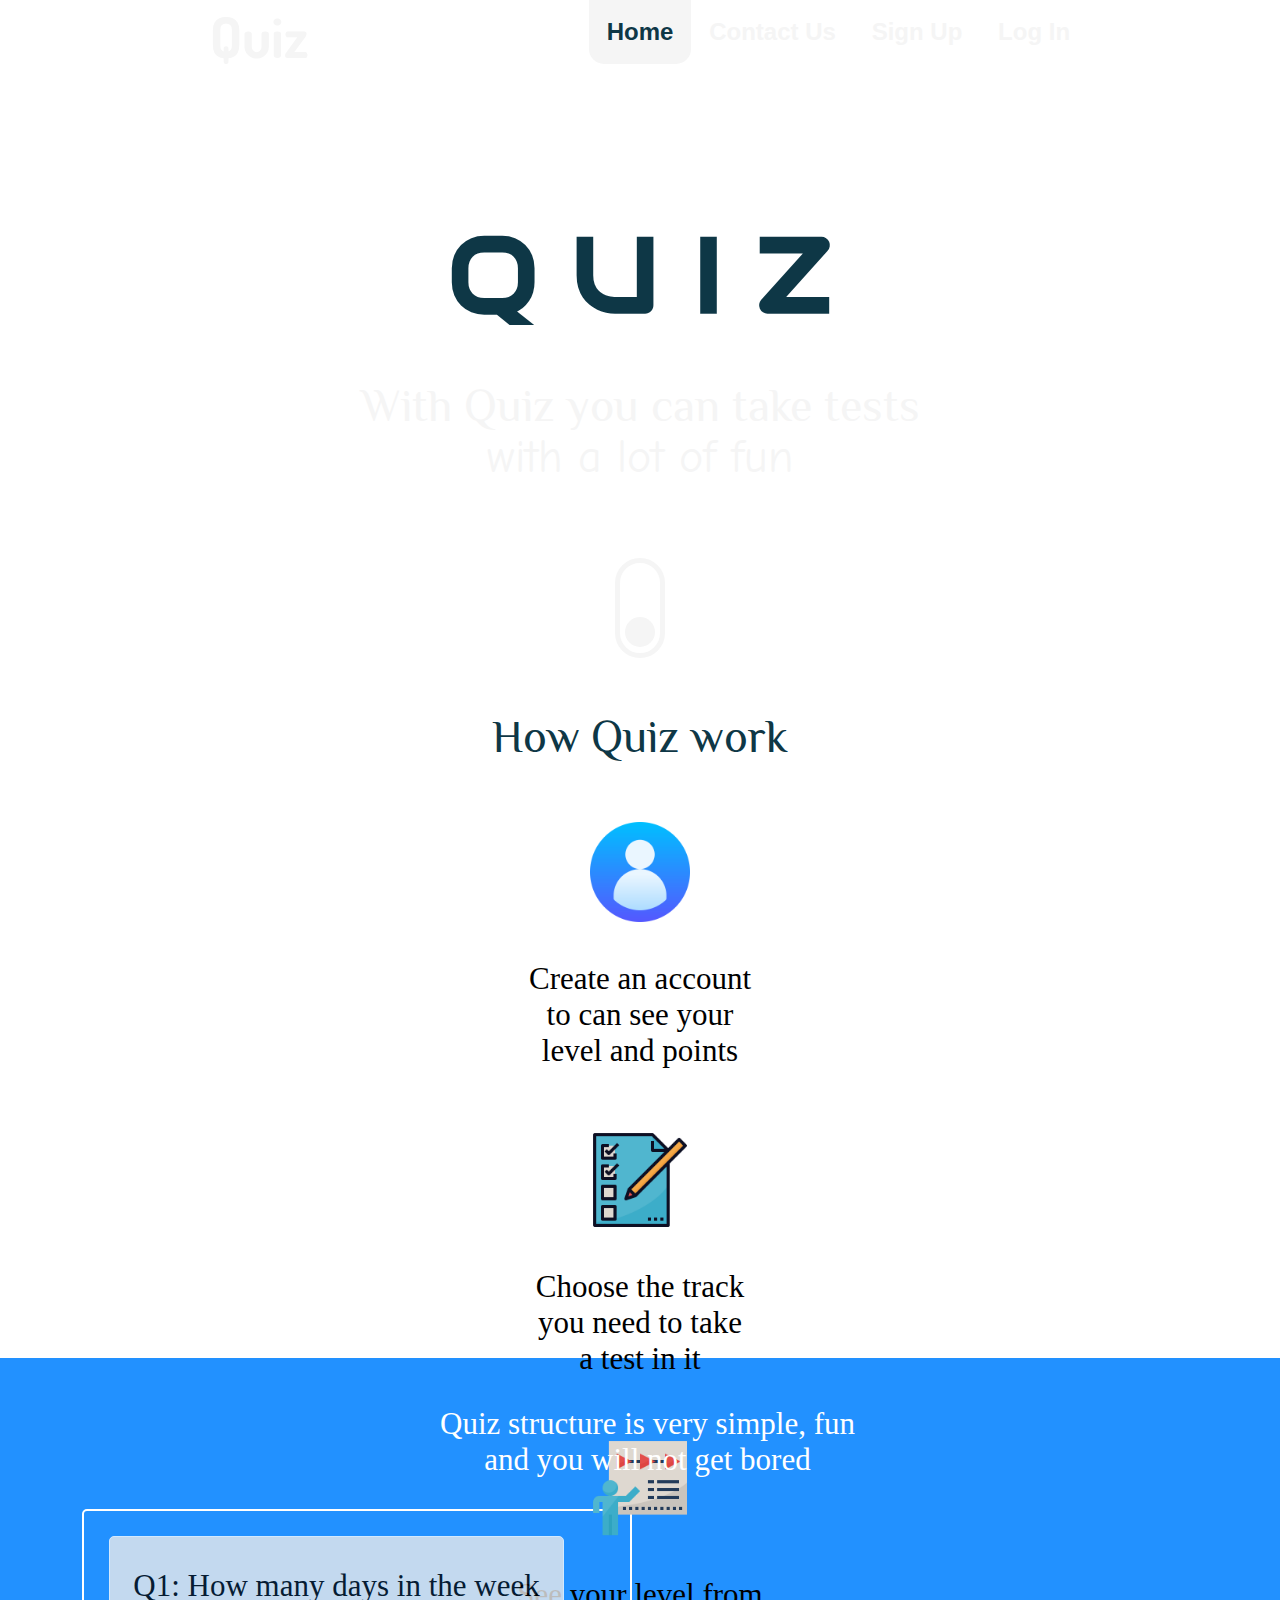
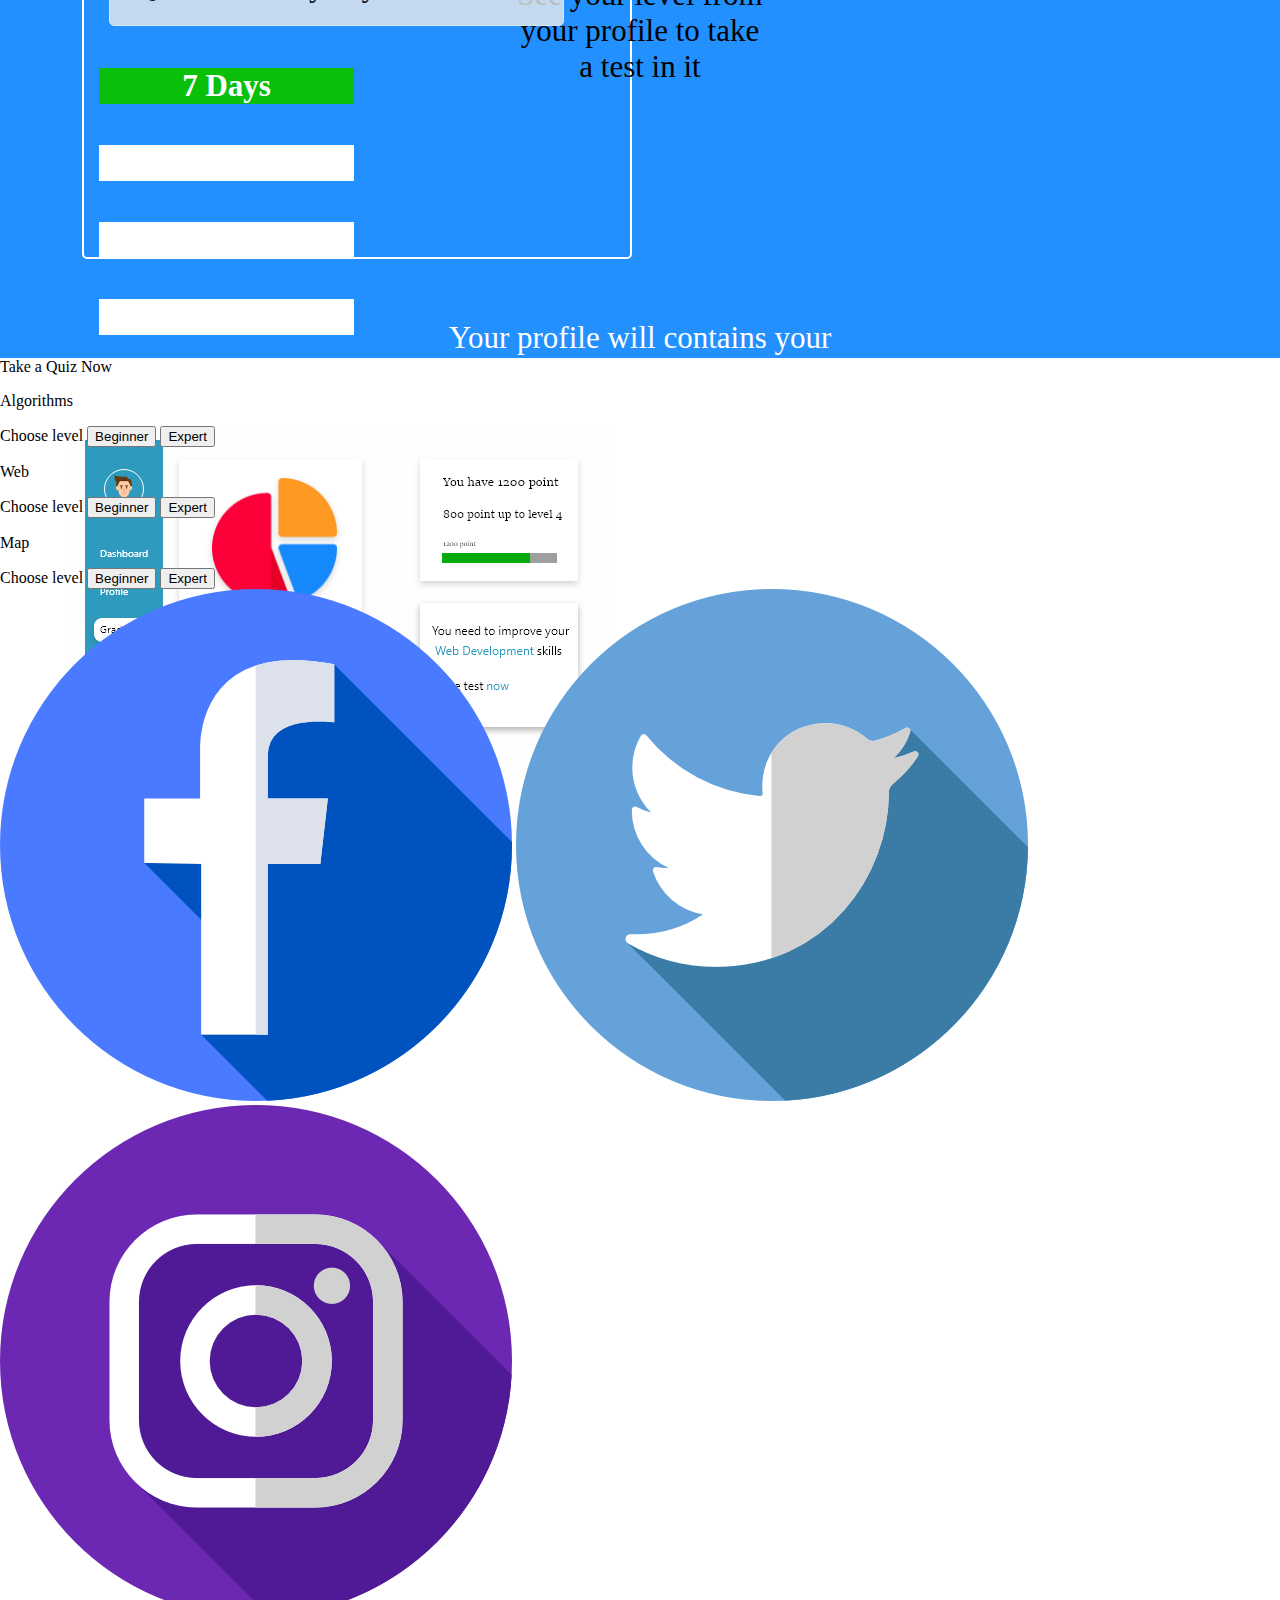
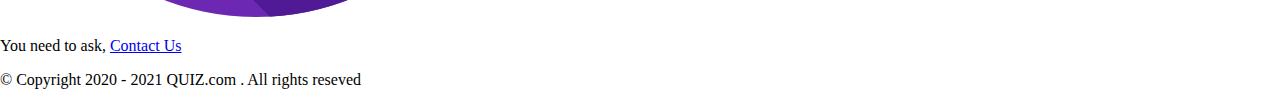
<file: index.html>
<!DOCTYPE html>
<html>

<head>
    <title>Quiz</title>
    <link rel="stylesheet" href="css/style.css">
    <link rel="stylesheet" href="css/index-style.css">
    <link rel="preconnect" href="https://fonts.gstatic.com">
    <link
        href="https://fonts.googleapis.com/css2?family=Audiowide&family=Comic+Neue&family=Dosis&family=Libre+Baskerville&family=Philosopher:ital,wght@0,700;1,400&display=swap"
        rel="stylesheet">
    <!-- ICON -->
    <link rel="icon" href="icons/puzzle-piece.png">

</head>

<body class="background">
    <header>
        <nav>
            <ul class="navbar">
                <li class="listelements left logo">Quiz</li>
                <a href="html/sign-in.html">
                    <li class="listelements right">Log In</li>
                </a>
                <a href="html/sign-up.html">
                    <li class="listelements right">Sign Up</li>
                </a>
                <a href="html/contact-us.html">
                    <li class="listelements right">Contact Us</li>
                </a>
                <a href="index.html">
                    <li class="listelements right active">Home</li>
                </a>

            </ul>
        </nav>

    </header>


    <div class="content">
        <div class="titleSection">
            <h1 class="title">Q U I Z</h1>
            <h2 class="subtitle">With Quiz you can take tests
                <br><span style="font-family: 'Comic Neue', cursive;">with a lot of fun</span>
            </h2>
            <br><br>
            <button class="scrollButton"><span class="span1"></span></button>

        </div>
        <div class="howQuizWorksSection1">

            <p class="textStyle">How Quiz work</p>

            <div class="flex">

                <div class="grid-item">
                    <img src="icons/user.png" height="100px" width="100px">
                    <p>Create an account
                        <br> to can see your
                        <br> level and points
                    </p>
                </div>

                <div class="grid-item">
                    <img src="icons/checklists.png" height="100px" width="100px">
                    <p>Choose the track
                        <br> you need to take
                        <br> a test in it
                    </p>
                </div>

                <div class="grid-item">
                    <img src="icons/presentation.png" height="100px" width="100px">
                    <p>See your level from
                        <br>your profile to take
                        <br> a test in it
                    </p>
                </div>

            </div>
        </div>

        <div class="howQuizWorksSection2">
            <div class="flex">

                <div class="grid-item" style="margin-left: 15px; color: #ffffff">

                    <p>Quiz structure is very simple, fun
                        <br>and you will not get bored
                    </p>

                    <div class="grid-item quizStracture" style="margin-left: 50px;">
                        <div class="window">
                            <p style="color: black; text-align: center; background-color: rgb(236, 236, 236);">
                                Q1: How many days in the week</p>
                        </div>

                        <div class="answer">
                            <div style="background-color: rgb(9, 191, 9)"> <h4>7 Days</h4></div>
                            <div style="background-color: #ffffff"><h4>3 Days</h4></div>
                            <div style="background-color: #ffffff"><h4>1 Days</h4></div>
                            <div style="background-color: #ffffff"><h4>8 Days</h4></div>
                        </div>
                    </div>

                </div>

                <div class="grid-item" style="color: #ffffff;">

                    <p>Your profile will contains your
                        <br>degrees and determine your level
                    </p>

                    <div class="grid-item quizStracture" style="margin-left: 50px; background-color: #fefefe;">
                        <img src="icons/Group 3.png">
                    </div>
                </div>
            </div>
        </div>
        <div class="takeQuizNow">
            <div class="takeQuizNowTitle">Take a Quiz Now</div>

            <div class="boxes">
                <div class="box1">
                    <div class="shape">
                        <div>
                            <div class="circle"></div>
                            <div class="stick"></div>
                            <div class="circle"></div>
                        </div>
                        <div>
                            <div class="circle"></div>
                            <div class="stick"></div>
                            <div class="circle"></div>
                        </div>
                    </div>
                    <p>Algorithms</p>
                    <span>Choose level</span>
                    <button>Beginner</button>
                    <button>Expert</button>
                </div>

                <div class="box2">
                    <div class="shape">
                        <div>
                            <div class="circle"></div>
                            <div class="stick"></div>
                            <div class="circle"></div>
                        </div>
                        <div>
                            <div class="circle"></div>
                            <div class="stick"></div>
                            <div class="circle"></div>
                        </div>
                    </div>
                    <p>Web</p>
                    <span>Choose level</span>
                    <button>Beginner</button>
                    <button>Expert</button>
                </div>

                <div class="box3">
                    <div class="shape">
                        <div>
                            <div class="circle"></div>
                            <div class="stick"></div>
                            <div class="circle"></div>
                        </div>
                        <div>
                            <div class="circle"></div>
                            <div class="stick"></div>
                            <div class="circle"></div>
                        </div>
                    </div>
                    <p>Map</p>
                    <span>Choose level</span>
                    <button>Beginner</button>
                    <button>Expert</button>
                </div>
            </div>
        </div>
        <footer>
            <div class="icons">
                <a href="http://www.facebook.com"><img class="fc" src="icons/facebook.png" alt="facebook page"></a>
                <a href="http://www.twitter.com"><img class="tw" src="icons/twitter.png" alt="twitter page"></a>
                <a href="http://www.instagram.com"><img class="st" src="icons/instagram.png" alt="instagram page"></a>
            </div>
            <p>You need to ask, <a href="html/contact-us.html">Contact Us</a></p>
            &copy; Copyright 2020 - 2021 QUIZ.com . All rights reseved
        </footer>
    </div>
</body>

</html>
</file>
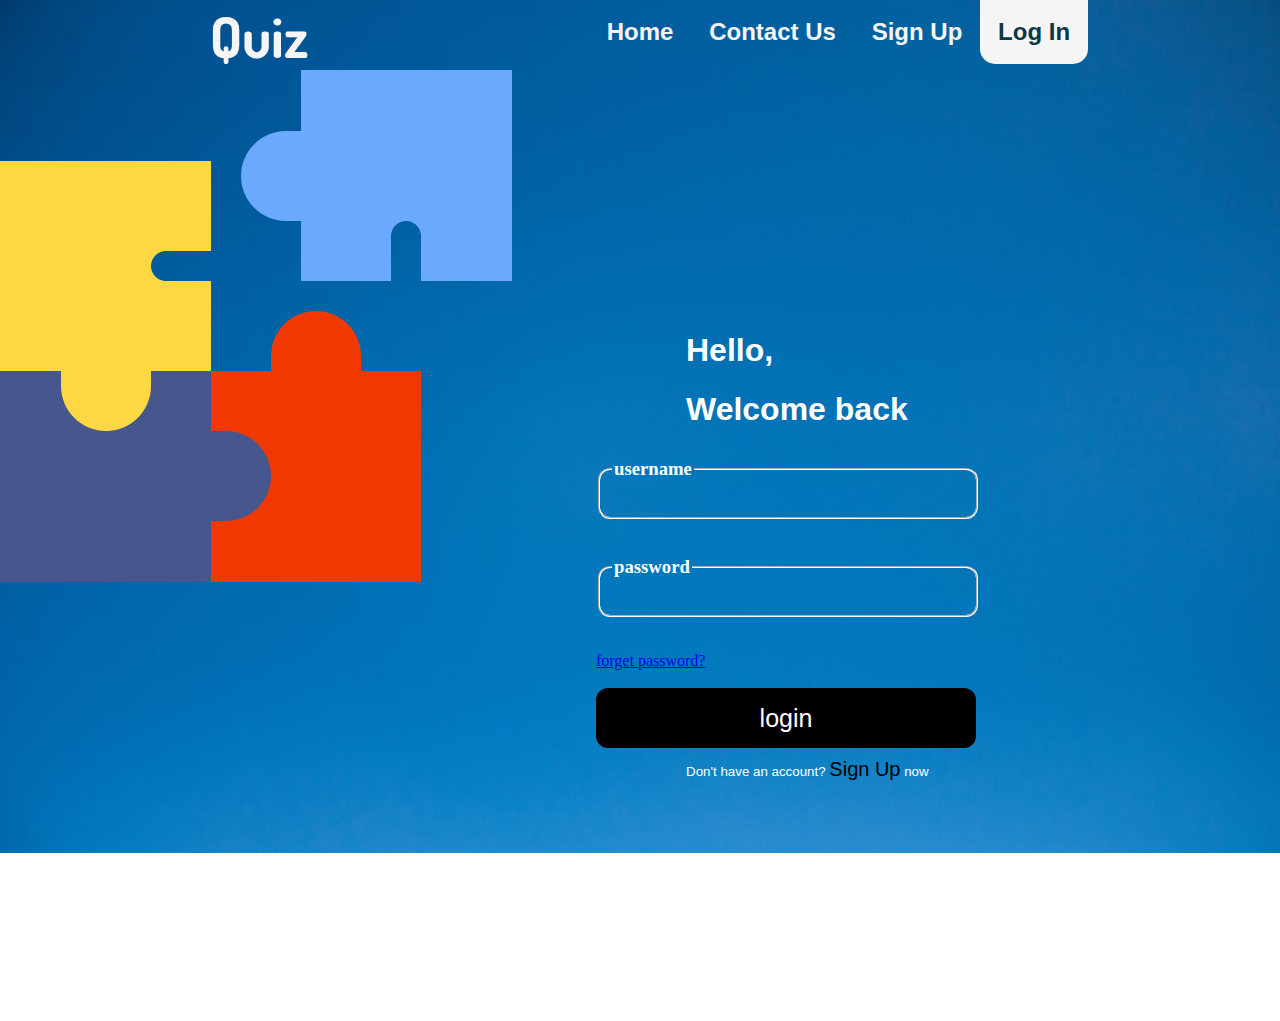
<file: sign-in.html>
<!DOCTYPE html>
<html>

<head>
    <title>Log In</title>
    <link rel="stylesheet" href="F:\web-project-main\fontawesome-free-5.15.2-web\css\all.css">
    <link rel="stylesheet" href="../css/style.css">
    <link rel="stylesheet" href="../css/login-style.css">
    <link rel="preconnect" href="https://fonts.gstatic.com">
    <link href="https://fonts.googleapis.com/css2?family=Audiowide&family=Comic+Neue&family=Dosis&family=Libre+Baskerville&family=Philosopher:ital,wght@0,700;1,400&display=swap"
          rel="stylesheet">
</head>

<body class="background" style="background-image: url('../img/blue background.jpg')">
    
    <header>
        <nav>
            <ul class="navbar">
                <li class="listelements left logo">Quiz</li>
                <a href="sign-in.html">
                    <li class="listelements right active">Log In</li>
                </a>
                <a href="sign-up.html">
                    <li class="listelements right">Sign Up</li>
                </a>
                <a href="contact-us.html">
                    <li class="listelements right">Contact Us</li>
                </a>
                <a href="../index.html">
                    <li class="listelements right">Home</li>
                </a>
            </ul>
        </nav>
    </header>
    <div class="content">

        <div>
            <img src="../img/puzzle-piece.png">
        </div>
        <div class="login">
            <div id="paragraph">
                <p>
                    <h1>Hello,</h1>
                    <h1>Welcome back</h1>
                </p>
            </div>

            <div id="form">
                <form id="form1" class="form">
                    <div class="form-control">
                        <!------------------------------User name -------------------->
                        <fieldset>
                            <legend>
                                <h3>username</h3>
                            </legend>
                            <input type="text" id="username1">
                            <i class="fas fa-check-circle"></i>
                            <i class="fas fa-exclamation-circle"></i>
                            <small>Error message</small>
                        </fieldset>
                    </div>
                    <br />
                    <div class="form-control">
                        <!----------------------------password------------------------->
                        <fieldset>
                            <legend>
                                <h3>password</h3>
                            </legend>
                            <input type="password" id="password1">
                            <i class="fas fa-check-circle"></i>
                            <i class="fas fa-exclamation-circle"></i>
                            <small>Error message</small>
                        </fieldset>
                    </div>
                    <a href="sign-in.html" id="password">forget password?</a>
                    <br /><br />
                    <button type="submit">login</button>
                    <br />
                    <div id="account">Don't have an account? <a href="sign-up.html" class="sign">Sign Up</a> now</div>
                </form>
            </div>

        </div>
        </div>
        <script src="signin-script.js"></script>

</body>

</html>
</file>
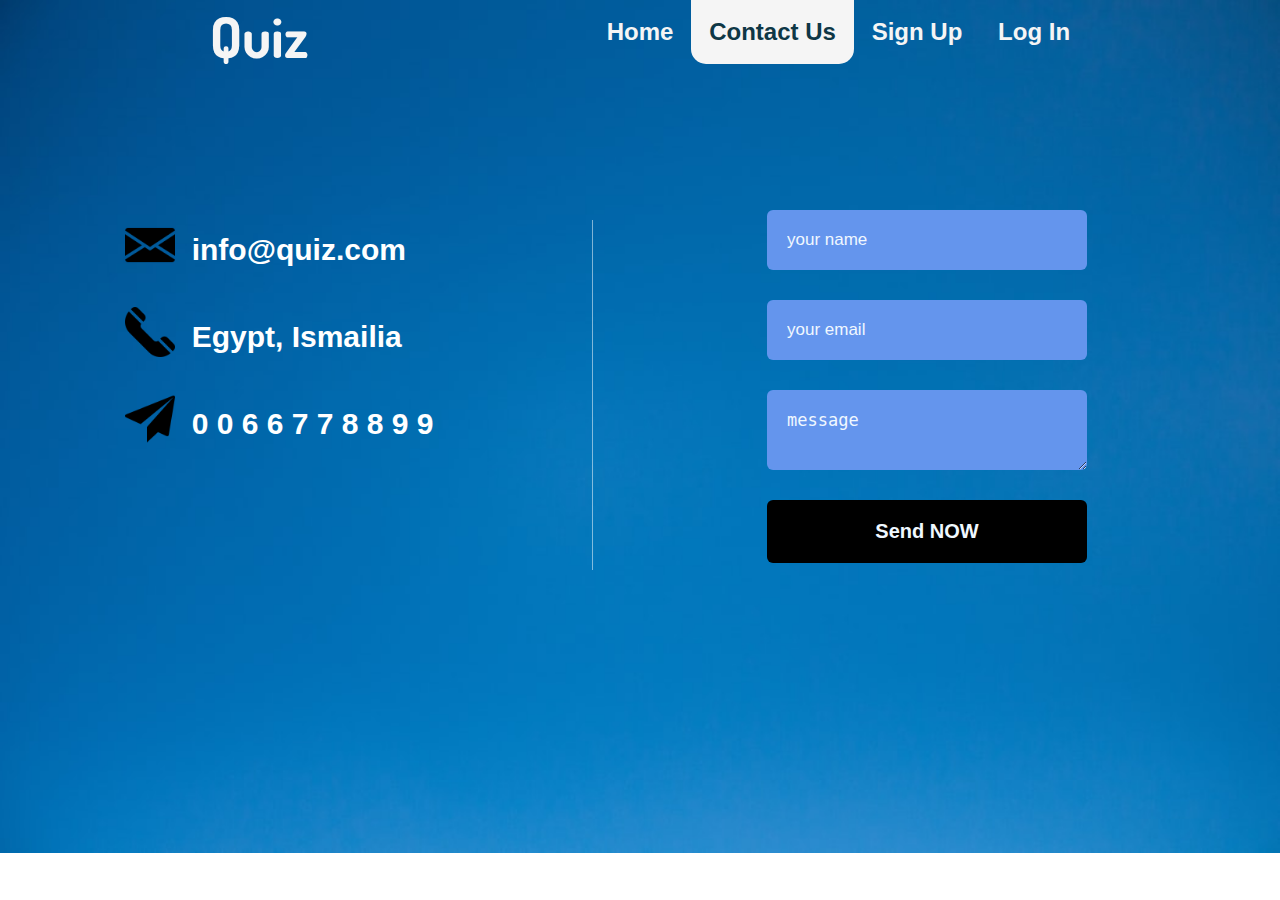
<file: html/contact-us.html>
<!DOCTYPE html>
<html>

<head>
    <title>Contact Us</title>
    <link rel="stylesheet" href="../css/style.css">
    <link rel="stylesheet" href="../css/contact-us.css">
    <link rel="preconnect" href="https://fonts.gstatic.com">
    <link
        href="https://fonts.googleapis.com/css2?family=Audiowide&family=Comic+Neue&family=Dosis&family=Libre+Baskerville&family=Philosopher:ital,wght@0,700;1,400&display=swap"
        rel="stylesheet">
</head>

<body class="background" style="background-image: url('../img/blue background.jpg')">
    <header>
        <nav>
            <ul class="navbar">
                <li class="listelements left logo">Quiz</li>
                <a href="sign-in.html">
                    <li class="listelements right">Log In</li>
                </a>
                <a href="sign-up.html">
                    <li class="listelements right">Sign Up</li>
                </a>
                <a href="contact-us.html">
                    <li class="listelements right active">Contact Us</li>
                </a>
                <a href="../index.html">
                    <li class="listelements right">Home</li>
                </a>
            </ul>
        </nav>
    </header>
    <div class="content">
        <!-- Hi Salma, solve your task here ♥️ -->
        <div class="contact">
            <div class="container">
                <div class="imagelist">
                    <ul class="contactUs_list">
                        <li>
                            <img class="imge" src="../icons/email2.png" alt="icon" width="40" height="40" />
                            <p class="text">info@quiz.com</p>
                        </li>
                        <li>
                            <img class="imge" src="../icons/telephone.png" alt="icon" width="40" height="40" />
                            <p class="text">Egypt, Ismailia</p>
                        </li>
                        <li>
                            <img class="imge" src="../icons/email.png" alt="icon" width="40" height="40" />
                            <p class="text">0 0 6 6 7 7 8 8 9 9</p>
                        </li>
                    </ul>
                </div>
                <div class="form1">
                    <form>
                        <input type="text" placeholder="your name">
                        <input type="email" placeholder="your email">
                        <textarea >message</textarea>
                        <button >Send NOW</button>
                    </form>
                </div>
            </div>
        </div>
    </div>
</body>

</html>
</file>
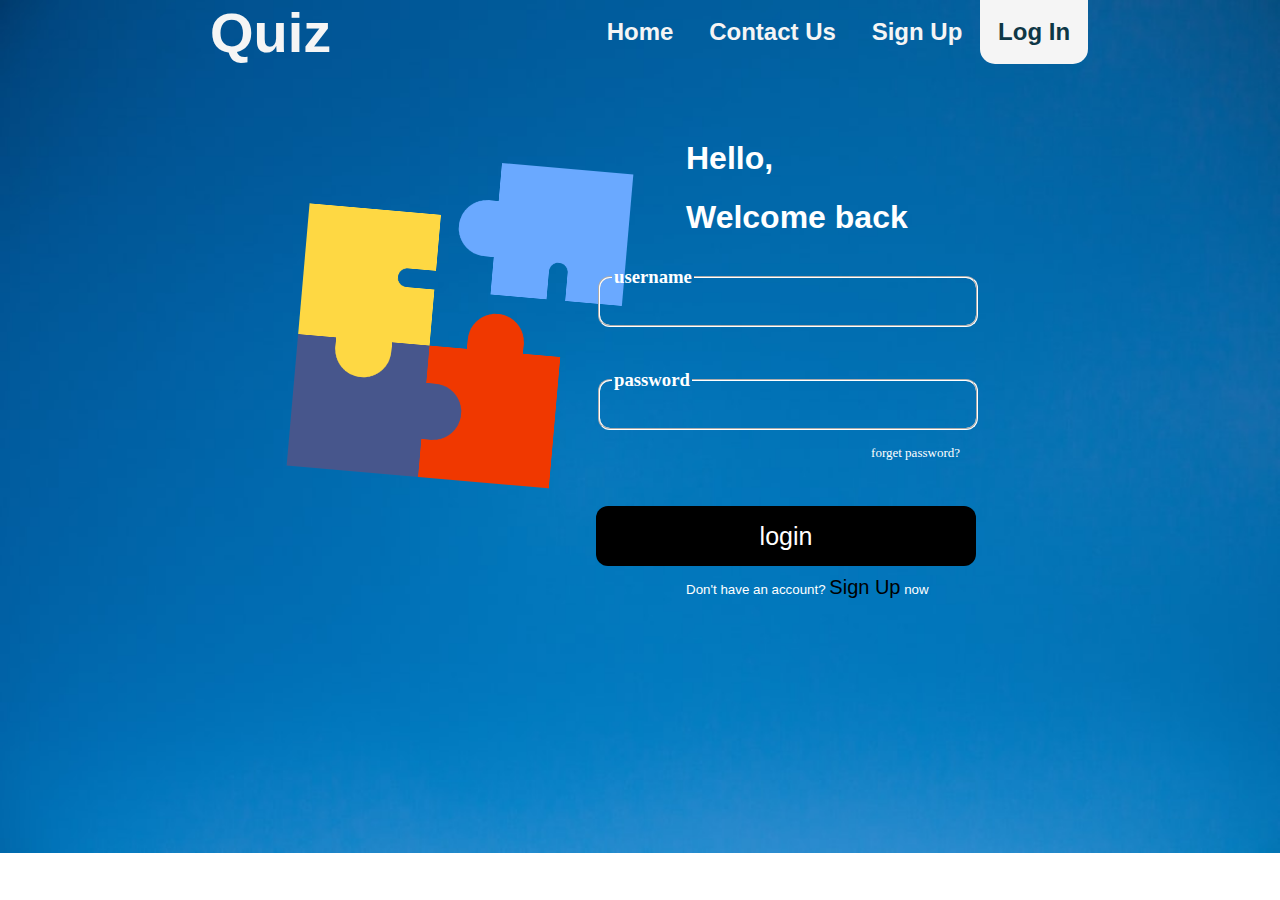
<file: html/sign-in.html>
<!DOCTYPE html>
<html>

<head>
    <title>Log In</title>
    <link rel="stylesheet" href="../css/style.css">
    <link rel="stylesheet" href="../css/login-style.css">
</head>

<body class="background" style="background-image: url('../img/blue background.jpg')">

    <header>
        <nav>
            <ul class="navbar">
                <li class="listelements left logo">Quiz</li>
                <a href="sign-in.html">
                    <li class="listelements right active">Log In</li>
                </a>
                <a href="sign-up.html">
                    <li class="listelements right">Sign Up</li>
                </a>
                <a href="contact-us.html">
                    <li class="listelements right">Contact Us</li>
                </a>
                <a href="../index.html">
                    <li class="listelements right">Home</li>
                </a>
            </ul>
        </nav>
    </header>
    <div class="content">

        <div>
            <img class="puzzle" src="../img/puzzle-piece.png">
        </div>
        <div class="login">
            <div id="paragraph">
                <p>
                <h1>Hello,</h1>
                <h1>Welcome back</h1>
                </p>
            </div>

            <div id="form">
                <form id="form1" class="form">
                    <div class="form-control">
                        <!------------------------------User name -------------------->
                        <fieldset id="fieldset1">
                            <legend>
                                <h3>username</h3>
                            </legend>
                            <input type="text" id="username">
                            <img src="../icons/correct.svg" alt="" class="correct-icon user-icon hide-icon icon"
                                id="img1">
                            <img src="../icons/wrong.svg" alt="" class="wrong-icon user-icon hide-icon icon" id="img2">
                        </fieldset>
                        <div id="username-error"></div>
                    </div>
                    <br />
                    <div class="form-control">
                        <!----------------------------password------------------------->
                        <fieldset id="fieldset2">
                            <legend>
                                <h3>password</h3>
                            </legend>
                            <input type="password" id="password">
                            <img src="../icons/correct.svg" alt="" class="correct-icon password-icon hide-icon icon"
                                id="img5">
                            <img src="../icons/wrong.svg" alt="" class="wrong-icon password-icon hide-icon icon"
                                id="img6">
                        </fieldset>
                        <div id="password-error"></div>
                    </div>
                    <a href="sign-in.html" id="forget-password">forget password?</a>
                    <br /><br />
                    <button type="submit">login</button>
                    <br />
                    <div id="account">Don't have an account? <a href="sign-up.html" class="sign">Sign Up</a> now</div>
                </form>
            </div>

        </div>
    </div>
    <script src="../javascript/script.js"></script>

</body>

</html>
</file>
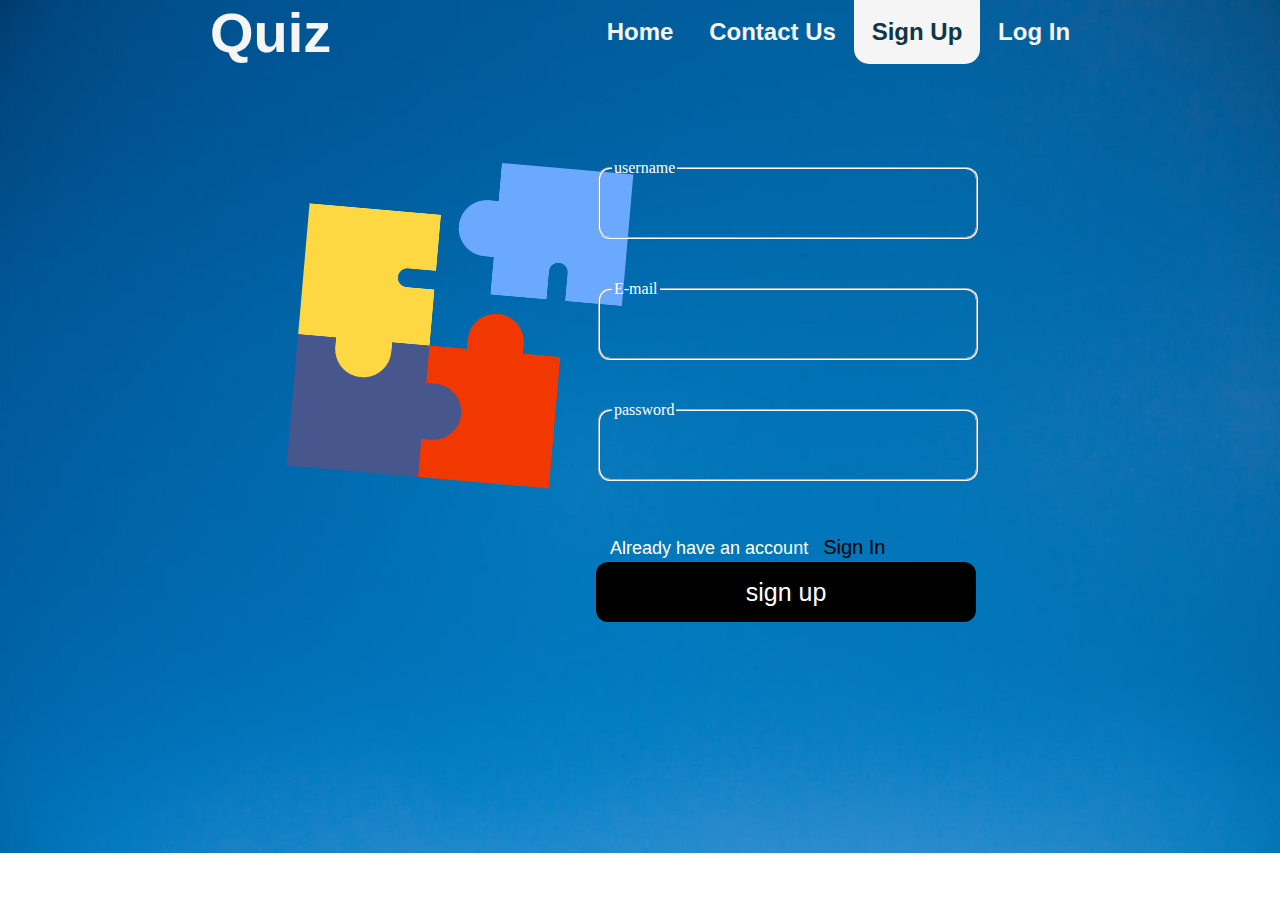
<file: html/sign-up.html>
<!DOCTYPE html>
<html>

<head>
    <title>Sign Up</title>
    <link rel="stylesheet" href="../css/style.css">
    <link rel="stylesheet" href="../css/signup-style.css">
</head>

<body class="background" style="background-image: url('../img/blue background.jpg')">

    <header>
        <nav>
            <ul class="navbar">
                <li class="listelements left logo">Quiz</li>
                <a href="sign-in.html">
                    <li class="listelements right">Log In</li>
                </a>
                <a href="sign-up.html">
                    <li class="listelements right active">Sign Up</li>
                </a>
                <a href="contact-us.html">
                    <li class="listelements right">Contact Us</li>
                </a>
                <a href="../index.html">
                    <li class="listelements right">Home</li>
                </a>
            </ul>
        </nav>
    </header>
    <div class="content">
        <!-- Hi Eman, solve your task here ♥️ -->
        <div>
            <img class="puzzle" src="../img/puzzle-piece.png">
        </div>
        <div id="signup">
            <form id="form" class="form">
                <div class="form-control">
                    <!------------------------------User name -------------------->
                    <fieldset id="fieldset1">
                        <legend> username</legend>
                        <input type="text" id="username">
                        <img src="../icons/correct.svg" alt="" class="correct-icon user-icon hide-icon icon" id="img1">
                        <img src="../icons/wrong.svg" alt="" class="wrong-icon user-icon hide-icon icon" id="img2">
                    </fieldset>
                    <div id="username-error"></div>
                    <br /><br />
                </div>
                <div class="form-control">
                    <!-----------------------------Email-------------------------->
                    <fieldset id="fieldset3">
                        <legend>E-mail</legend>
                        <input type="email" id="email">
                        <img src="../icons/correct.svg" alt="" class="correct-icon email-icon hide-icon icon" id="img3">
                        <img src="../icons/wrong.svg" alt="" class="wrong-icon email-icon hide-icon icon" id="img4">
                    </fieldset>
                    <div id="email-error"></div>
                    <br /><br />
                </div>
                <div class="form-control">
                    <!----------------------------password------------------------->
                    <fieldset id="fieldset2">
                        <legend> password</legend>
                        <input type="password" id="password">
                        <img src="../icons/correct.svg" alt="" class="correct-icon password-icon hide-icon icon" id="img5">
                        <img src="../icons/wrong.svg" alt="" class="wrong-icon password-icon hide-icon icon" id="img6">
                    </fieldset>
                    <div id="password-error"></div>
                </div>
                <!----------------------------button sign up------------------->
                <div id="textunderform">
                    &nbsp; &nbsp; Already have an account &nbsp;
                    <a href="sign-in.html" class="sign">Sign In</a>
                </div>
                <br><br>
                <button type="submit"> sign up</button>

            </form>
        </div>
    </div>
    <script src="../javascript/script.js"></script>
</body>

</html>
</file>
<file: css/style.css>
* {
    box-sizing: border-box;
}

body {
    margin: 0%;
    padding: 0%;
    display: grid;
    grid-template-rows: 70px auto;
}

.background {
    width: 100%;
    height: auto;
    background-repeat: no-repeat;
    background-size: 100% auto;
}

/* navigation bar styles */

header {
    grid-row-start: 1;
    grid-row-end: 2;
}

.content {
    grid-row-start: 2;
    grid-row-end: 3;
}

.navbar {
    list-style-type: none;
    margin: 0% 15%;
    padding: 0;
}

.listelements {
    padding: 0 2%;
    display: inline-block;
    font-family: sans-serif;
    color: whitesmoke;
    font-size: 24px;
    font-weight: bold;
    border-radius: 0 0 15px 15px;
}

.left {
    float: left;
}

.right {
    float: right;
    padding: 2%;
}

.logo {
    font-family: 'Dosis', sans-serif;
    font-size: 56px;
    color: whitesmoke;
}

.right:hover {
    color: #0E3746;
}

.active {
    background-color: whitesmoke;
    color: #0E3746;
}
</file>
<file: css/index-style.css>
.titleSection {
    text-align: center;
}

.title {
    font-family: 'Audiowide', cursive;
    color: #0E3746;
    font-size: 105px;
    padding-top: 10%;
    margin: 10px;       
}

.subtitle {
    font-family: 'Philosopher', sans-serif;
    font-weight: normal;
    color: whitesmoke;
    font-size: 46px;
}

.scrollButton {
    width: 50px;
    height: 100px;
    border-radius: 10pc;
    background-color: unset;
    border: 5px solid whitesmoke;
    position: relative;
}

.scrollButton:hover {          
    opacity: 70%;
}

.scrollButton:focus {
    outline: 0;
    opacity: 30%;
}


.span1 {
    width: 30px;
    height: 30px;
    border-radius: 50%;
    background-color: whitesmoke;
    position: absolute;
    top: 54px;
    left: 5px;
}

.howQuizWorksSection1 {
    background-color: white;
    height: 700px;
    padding-top: 8px;
}

.textStyle {
    text-align: center;
    font-size: 45px;
    font-family: 'Philosopher', sans-serif;
    color: #0E3746;
}

.grid-container {
    display: grid;
    grid-template-columns: auto auto auto;
    padding: 8px;
}

.grid-item {
    padding: 15px;
    font-size: 31px;
    text-align: center;
    
} 

.howQuizWorksSection2 {
    height: 600px;
    border: 2px solid #2291FF;
    background-color: #2291FF;
}

.quizStracture {
    border: 2.5px solid white;
    border-radius: 5px;
    height: 350px;
    width: 550px;
}

.window {
    width: 455px;
    height: 90px; 
    border: 1px solid white;
    margin: 10px; 
    border-radius: 5px;
    background-color: rgb(236, 236, 236);
    opacity: 80%;
} 

.answer {
    width: 255px;
    height: 55px; 
    border-radius: 5px;
    text-align: center;
}

.answer button {
    color: black; 
    border: 0;
    width: 260px;
    font-size: 20px;
    margin-left: 25px;
    height: 40px;
    margin-top: 10px;
    text-align: center;
    border-radius: 10px;
    background-image: linear-gradient(to top left,rgba(0, 0, 0, .2));
}
</file>
<file: css/login-style.css>
﻿fieldset {
    width: 380px;
    border-radius: 12px;
    border-color: white;
    height: 80px;
    position: relative;
    bottom: 35px;
}
.form-control.success i.fa-check-circle {
    color: #2ecc71;
    visibility: visible;
}
.form-control.error i.fa-exclamation-circle {
    color: #ff0000;
    visibility: visible;
}
.form-control.error small {
    visibility: visible;
}
.form-control i {
    visibility: hidden;
    position: absolute;
    font-size: x-large;
    bottom:10px;
    right: 10px;
}
.form-control small {
    color: #ff0000;
    font-size: x-large;
    position: absolute;
    top: 25px;
    bottom: 0;
    left: 10px;
    visibility: hidden;
}
.form-control.error {
    border-color: #e74c3c;
    visibility: visible;
}
.form-control.success {
    border-color: #2ecc71;
    visibility: visible;
}
input {
    outline: 0;
    display: block;
    font-family: inherit;
    font-size: 20px;
    width: 350px;
    border: none;
    outline: none;
    position: relative;
    background: none;
    bottom:20px;
}

legend {
    color: white;
    font-family: Verdana;
}

.puzzle {
    width: 320px;
    position: relative;
    top: 90px;
    left: 300px;
    transform: rotate(5deg);
}

#signup {
    right: 150px;
}

.login, #signup {
    position: relative;
    float: right;
    bottom: 250px;
    right: 300px;
}

#paragraph {
    color: white;
    position: relative;
    left: 90px;
    bottom: 25px;
    font-family: Arial, Helvetica, sans-serif;
}

#forget-password {
    position: relative;
    float: right;
    right: 20px;
    bottom: 25px;
    color: white;
    font-size: small;
    text-decoration: none;
}

button {
    width: 380px;
    height: 60px;
    border-radius: 12px;
    color: white;
    background-color: black;
    outline: 0;
    cursor: pointer;
    font-size: 25px;
    border: none;
}

#account {
    color: white;
    position: relative;
    left: 90px;
    display: inline-block;
    font-family: Arial, Helvetica, sans-serif;
    font-size: smaller;
    top: 10px;
}

.sign {
    display: inline-block;
    color: black;
    text-decoration: none;
    font-size:20px;
}

#textunderform {
    color: white;
    font-size: x-large;
    position: relative;
    display: inline-block;
    font-family: Arial, Helvetica, sans-serif;
    font-size: large;
}

/* form validation style */
.correct {
    border: 2px solid #22863a;
    color: #22863a;
}

.wrong {
    border: 2px solid #cb2431;
    color: #cb2431;
}

.user-icon, .password-icon, .email-icon {
    right: 10px;
    top: -20px;
}

.icon {
    width: 30px;
    position: absolute;
}

.hide-icon {
    display: none;
}

.show-icon {
    display: unset;
}

#username-error, #email-error, #password-error {
    margin-top: 5px;
    color: #cb2432;
    border-radius: 5px;
    font-size: 0.8rem;
}
</file>
<file: css/contact-us.css>
.container{
  width: 1170px;
  margin: 0 auto;
}
.contact{
    overflow: hidden;
}

.contactUs_list {
    list-style-type: none;
    width: 40%;
    height: 350px;
    margin-top: 150px;
    margin-left: 70px;
    padding-left:0px;
    display: inline-block;
    border-right: 1px solid rgba(255, 255, 255,0.5);
    float: left;
    font-family:Arial, Helvetica, sans-serif;
    font-size: 150%;
}

.contactUs_list .imge {
    margin-bottom: 30px;
    width: 60px;
    height: 50px;
    padding-right: 10px;
}

.contactUs_list p{
    display: inline;
    position: relative;
    bottom: 40px;
    color: #fff;
    text-align: center;
    width: 200px;
    font-weight: bold;
    font-size: 30px

} 
.form1{
    float: right;
    width: 40%;
    height: 100%;
    color:#fff;
    text-align: center;
    margin-top: 130px;
  }
.form1 input[type="text"],input[type="email"],button{
    padding:20px;
    display: block;
    margin: 10px; 
    margin-bottom: 30px;
}
.form1 textarea{
    padding-bottom: 50px;
    display: block;
    margin-bottom: 30px;
    margin-left: 10px; 
    padding-right: 33px;
    padding:20px;
}
.form1 input,textarea{
    border-radius: 6px;
    border-style:none; 
    outline: 0;
    width: 320px;
    background-color:cornflowerblue;
    color:aliceblue ;
    font-size: 17px;
}
.form1 button{
    background-color: black;color: aliceblue;border-radius: 6px;border-style:none;
    text-align: center;width: 190px;
    font-weight: bold;
    outline: 0;
    width: 320px;
    cursor: pointer;
    font-size: 20px
}
input[type="text"]::placeholder{color: aliceblue; font-size: 17px;}
.form1 input[type="email"]::placeholder{color: aliceblue; font-size: 17px;}
</file>
<file: css/signup-style.css>
fieldset {
    width: 380px;
    border-radius: 12px;
    border-color: white;
    height: 80px;
    position: relative;
    bottom: 35px;
}
.form-control.success i.fa-check-circle {
    color: #2ecc71;
    visibility: visible;
}
.form-control.error i.fa-exclamation-circle {
    color: #ff0000;
    visibility: visible;
}
.form-control.error small {
    visibility: visible;
}

.form-control i {
    visibility: hidden;
    position: absolute;
    font-size:xx-large;
    top: 12px;
    right: 10px;
}
.form-control small {
    color: #ff0000;
    font-size:large;
    position: absolute;
    top: 60px;
    bottom: 25px;
    left: 10px;
    visibility: hidden;
}
.form-control.error  {
    border-color: #e74c3c;
    visibility: visible;
}
.form-control.success {
    border-color: #2ecc71;
    visibility: visible;
}
input {
    outline: 0;
    display: block;
    font-family: inherit;
    font-size: 20px;
    width: 350px;
    border: none;
    outline: none;
    position: relative;
    background: none;
    top: 10px;
}
.form-control input:focus {
    outline: 0;
    border-color: none;
}
legend {
    color: white;
    font-family: Verdana;
}

.puzzle {
    width: 320px;
    position: relative;
    top: 90px;
    left: 300px;
    transform: rotate(5deg);
}
#signup{
    right: 150px;
    }

.login ,#signup{
    position: relative;
    float: right;
    bottom: 200px;
    right: 300px;
}

#paragraph {
    color: white;
    position: relative;
    left: 90px;
    bottom: 25px;
    font-family: Arial, Helvetica, sans-serif;
}

#password {
    position: relative;
    float: right;
    bottom: 25px;
    color: black;
    font-size:20px;
    text-decoration: none;
}

button {
    width: 380px;
    height: 60px;
    border-radius: 12px;
    color: white;
    background-color: black;
    font-size: 25px;
    outline: 0;
    cursor: pointer;
    border:none;
}

#account {
    color: white;
    position: relative;
    left: 90px;
    display: inline-block;
    font-family: Arial, Helvetica, sans-serif;
    font-size: smaller;
    top: 10px;
}

.sign {
    display: inline-block;
    color: black;
    text-decoration: none;
    font-size:20px;
}
#textunderform{
    color: white;
    position: relative;
    top:15px;
    right:5px;
    display: inline-block;
    font-family: Arial, Helvetica, sans-serif;
    font-size: large;
}

/* form validation style */
.correct {
    border: 2px solid #22863a;
}

.wrong {
    border: 2px solid #cb2431;
}

.user-icon, .password-icon, .email-icon {
    right: 10px;
    top: 10px;
}

.icon {
    width: 30px;
    position: absolute;
}

.hide-icon {
    display: none;
}

.show-icon {
    display: unset;
}

#username-error, #email-error, #password-error {
    margin-top: 5px;
    color: #cb2432;
    border-radius: 5px;
    font-size: 0.8rem;
}
</file>
